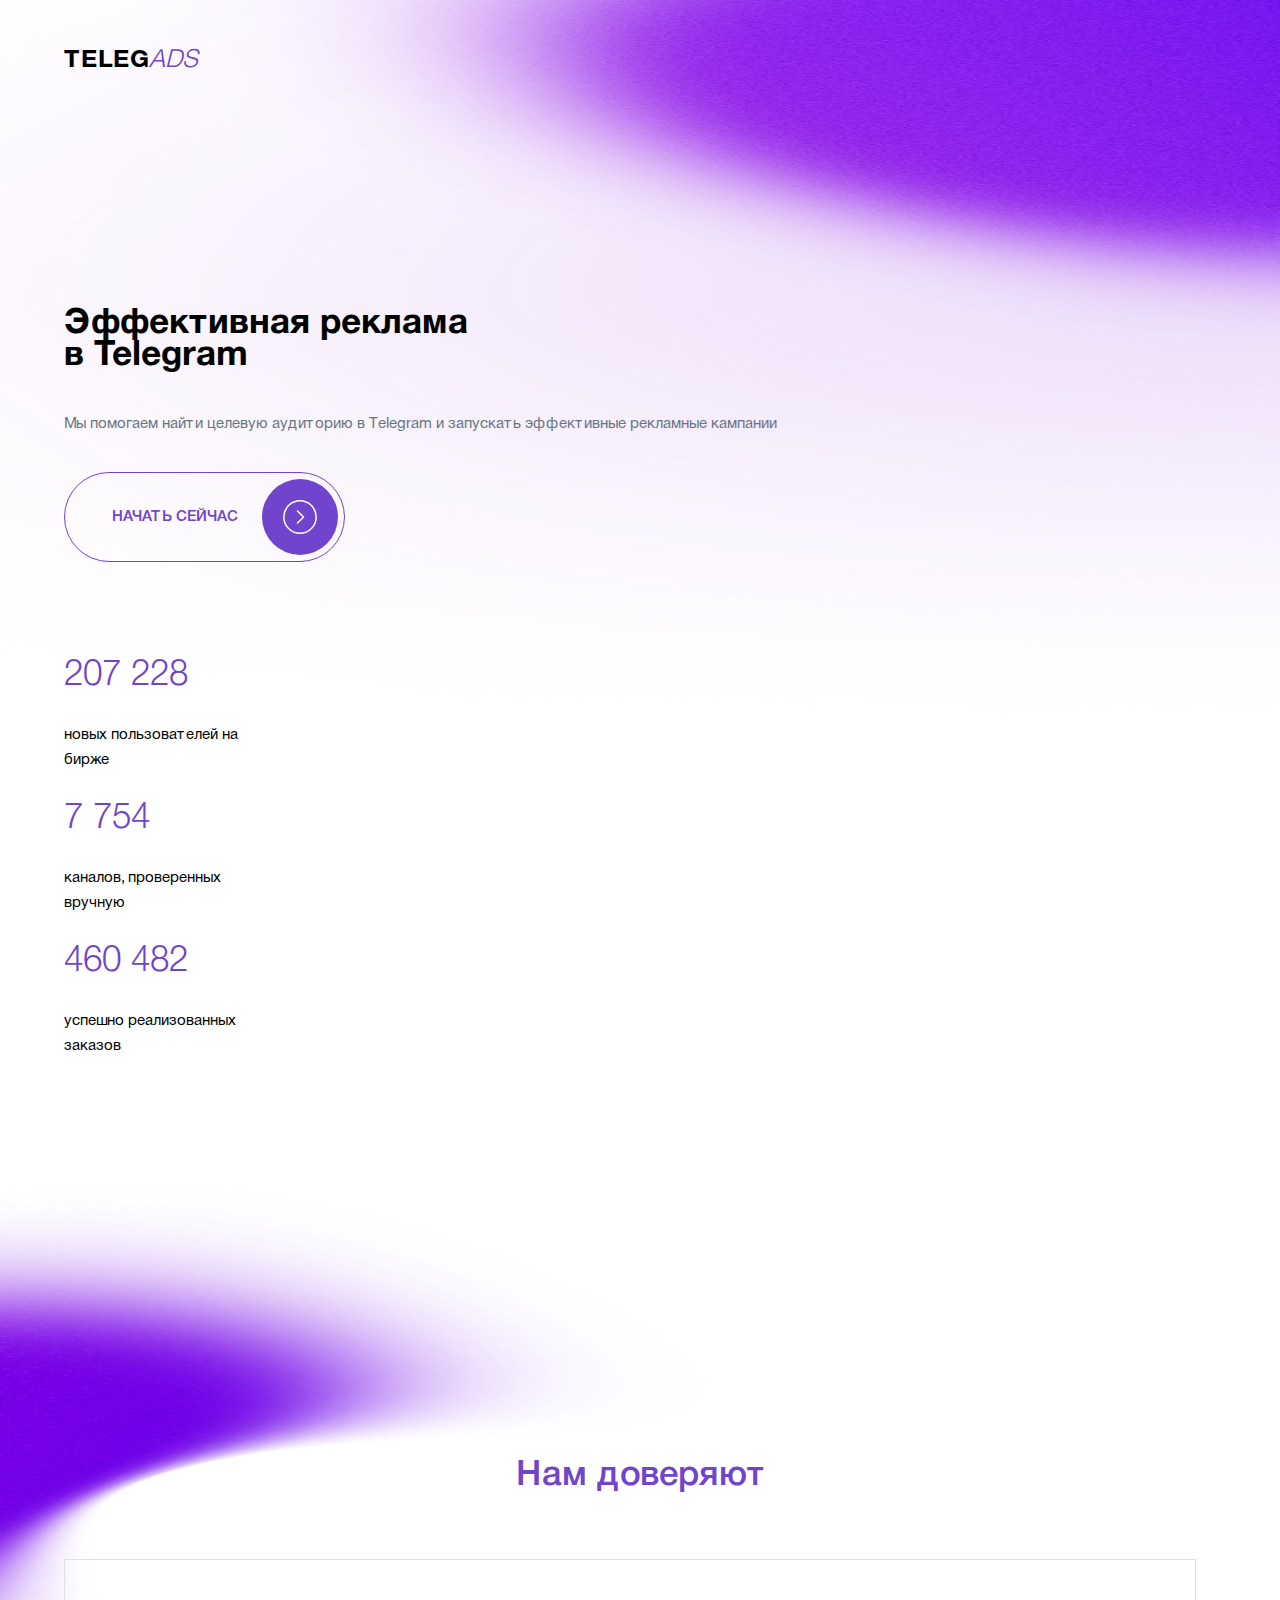
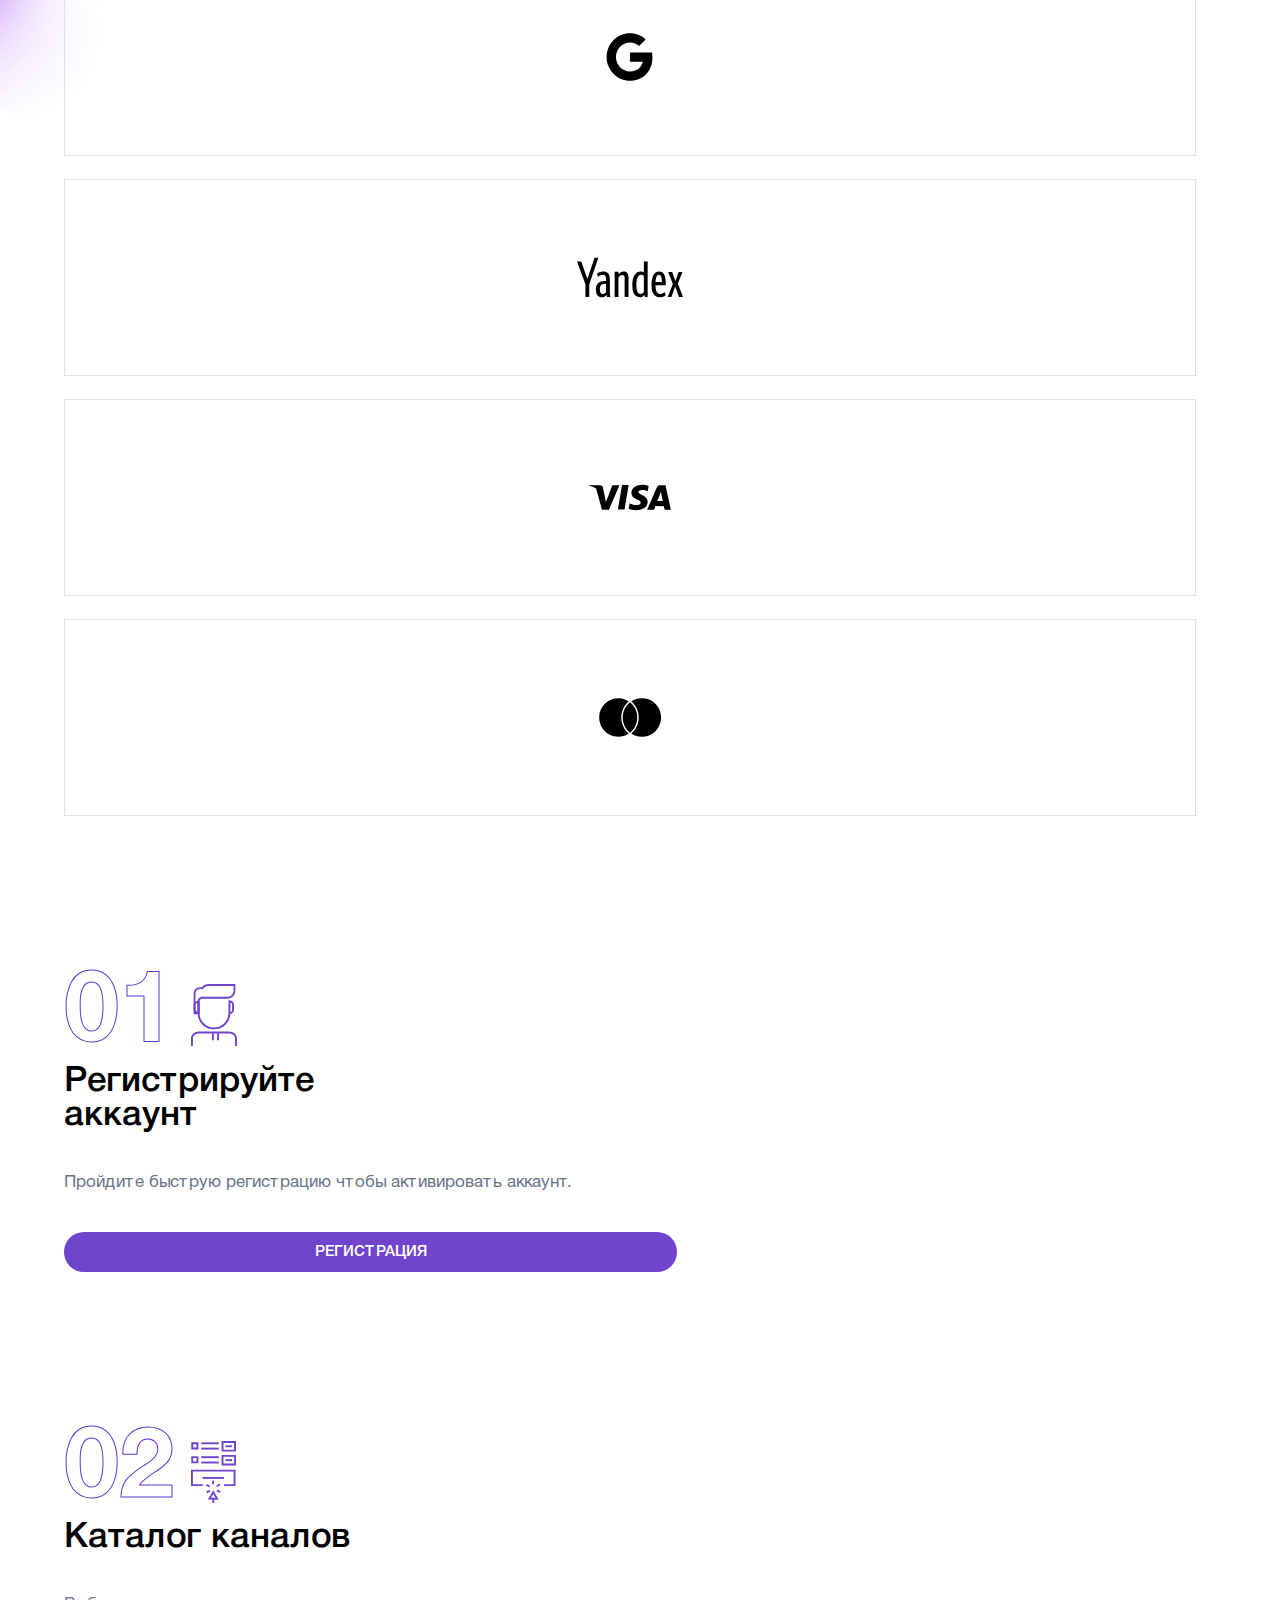
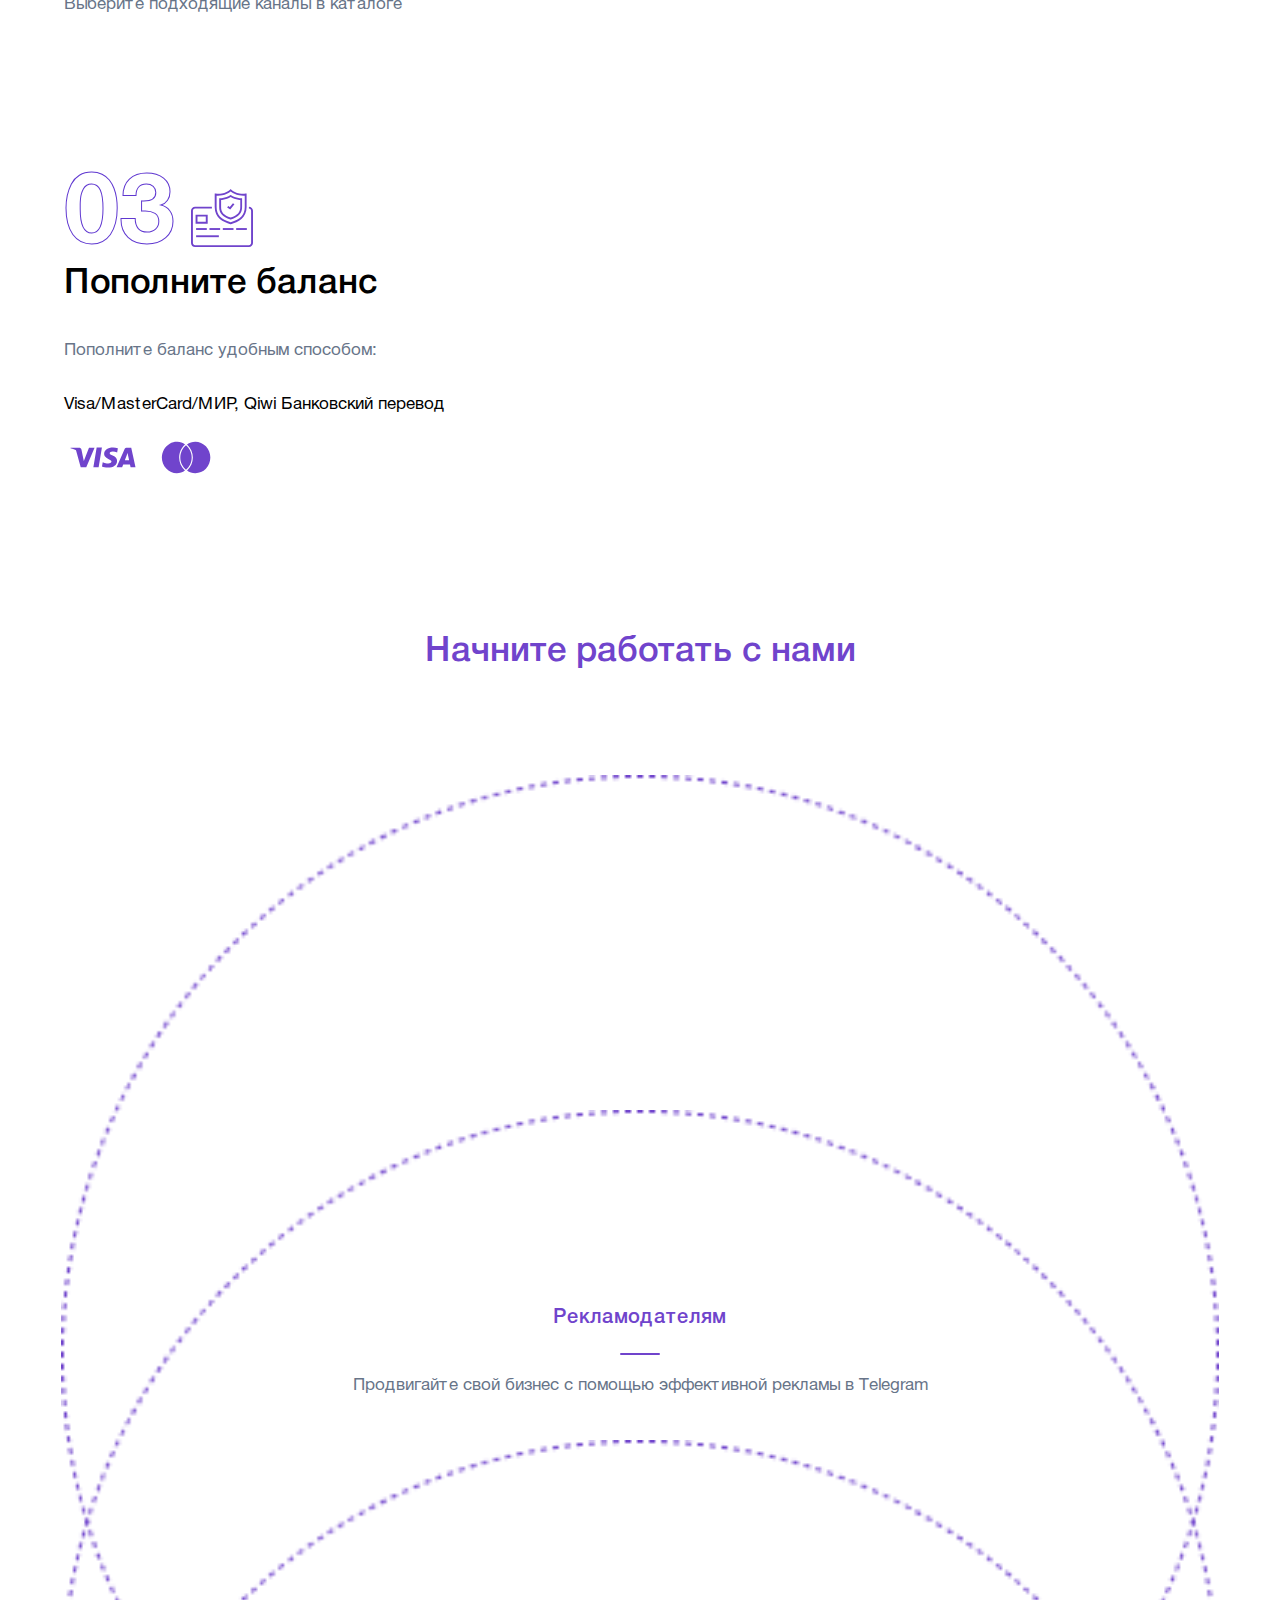
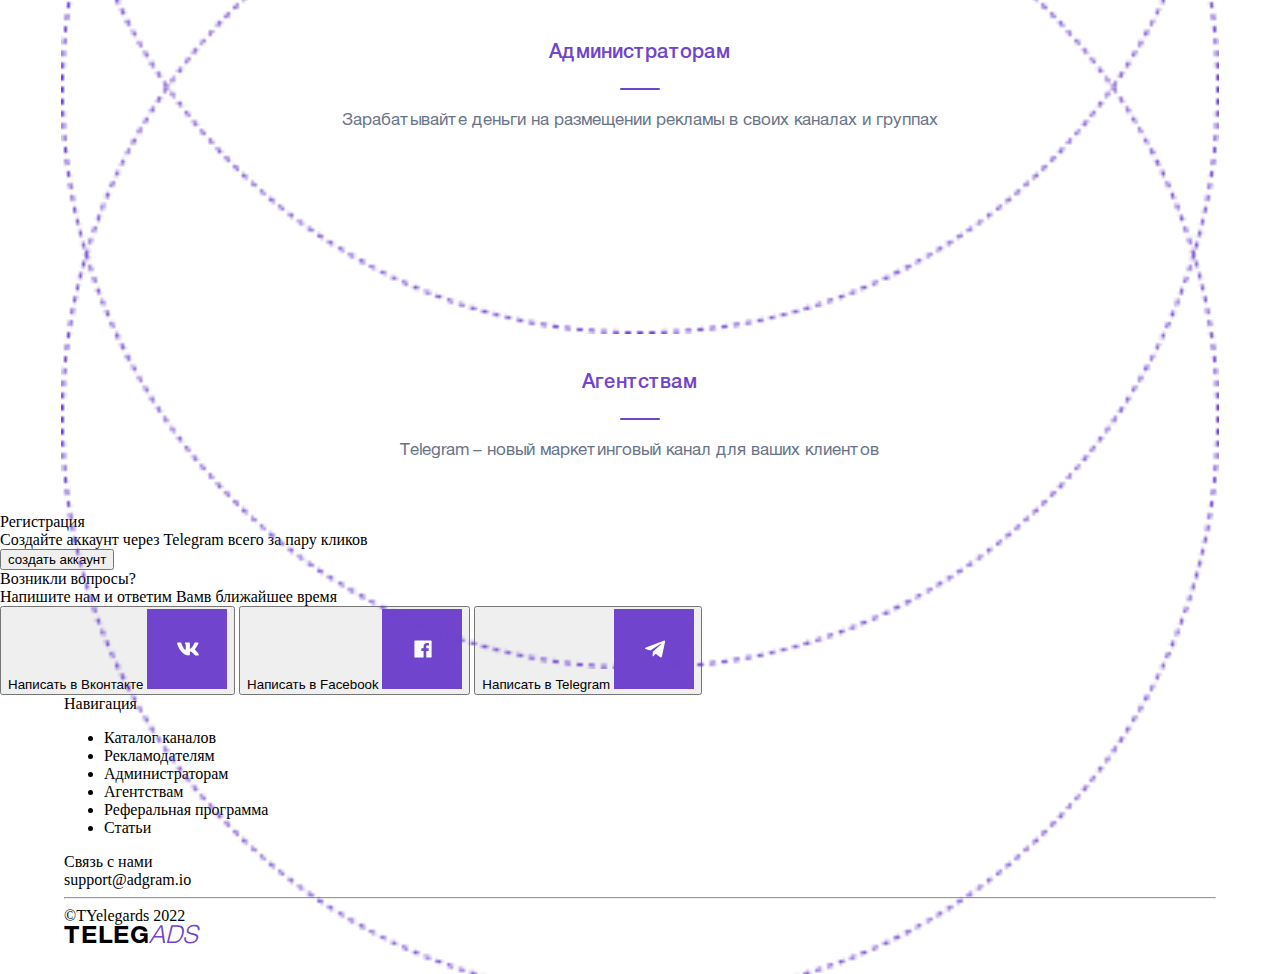
<file: index.html>
<!DOCTYPE html>
<html lang="en">
<head>
    <meta charset="UTF-8">
    <meta name="viewport" content="width=device-width, initial-scale=1.0">
    <meta http-equiv="refresh" content="0; url=src/index.html" />
    <title>Document</title>
</head>
<body>
    
</body>
</html>
</file>
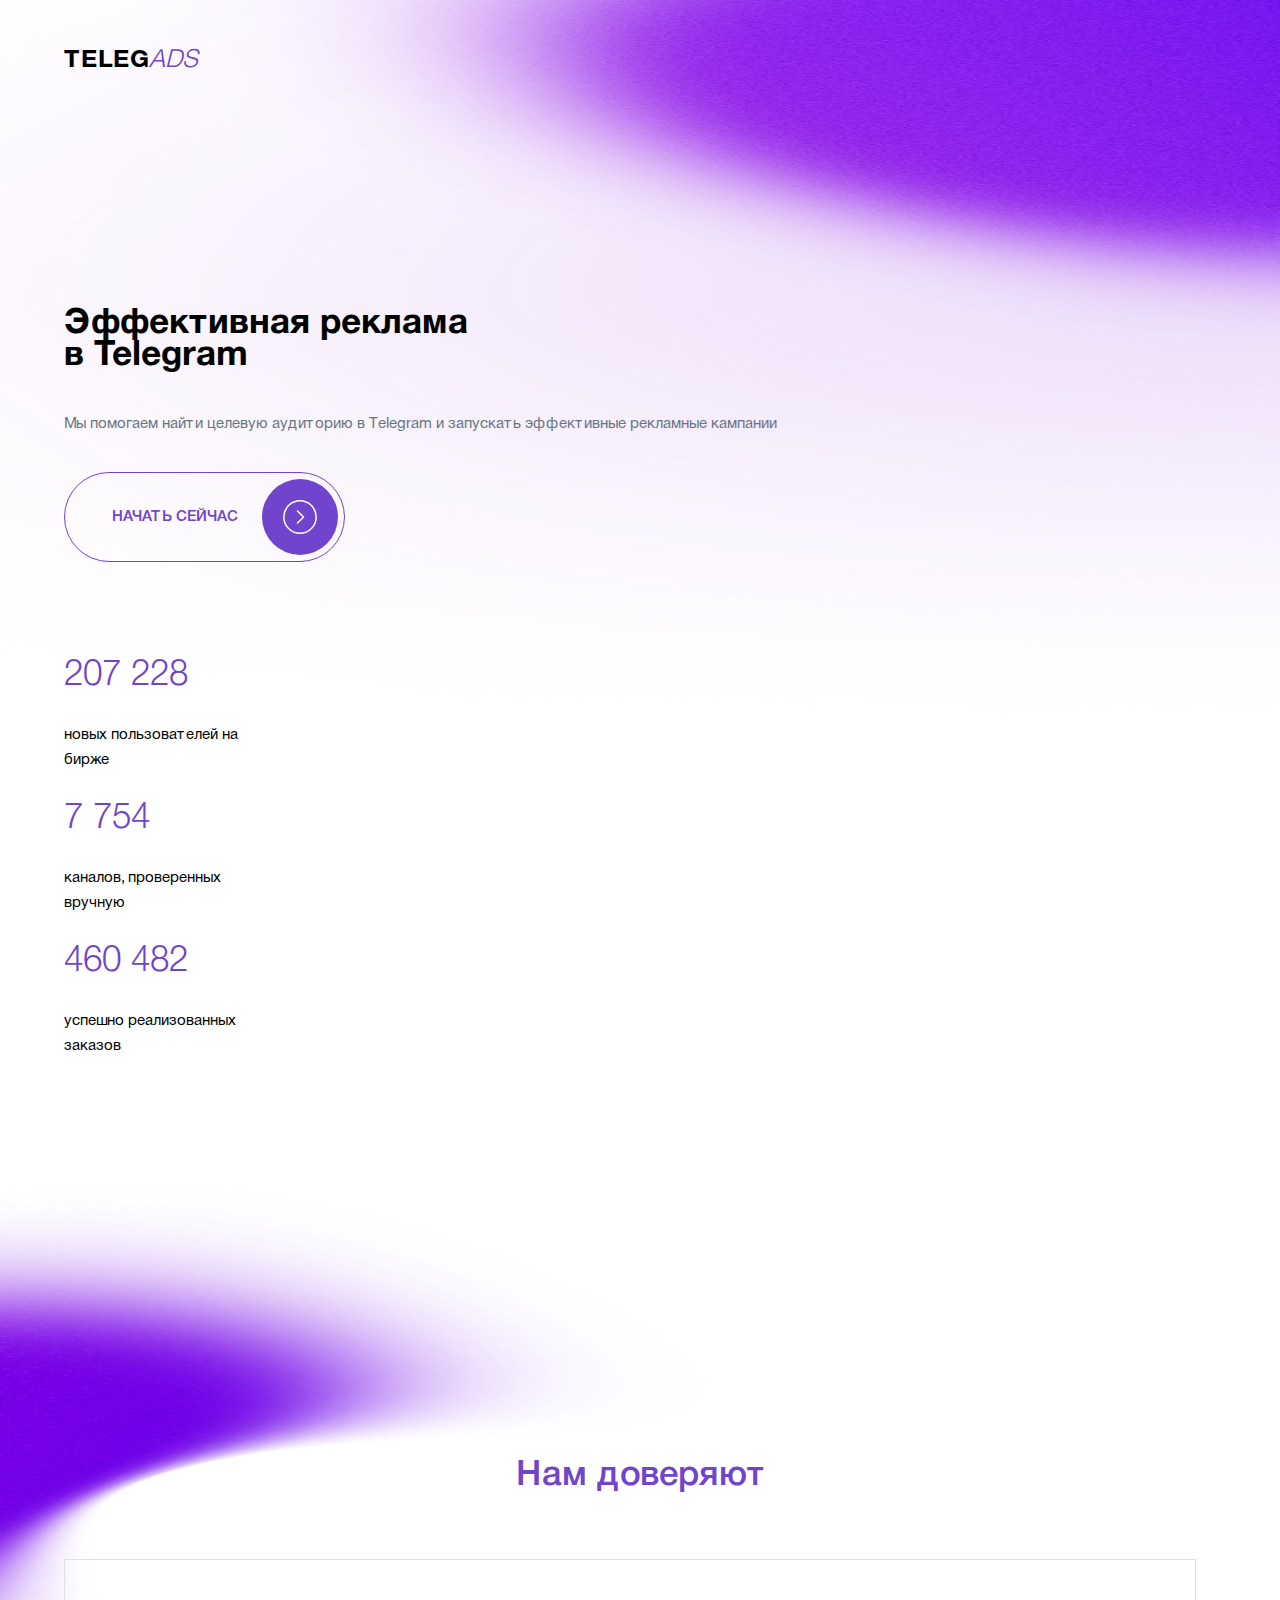
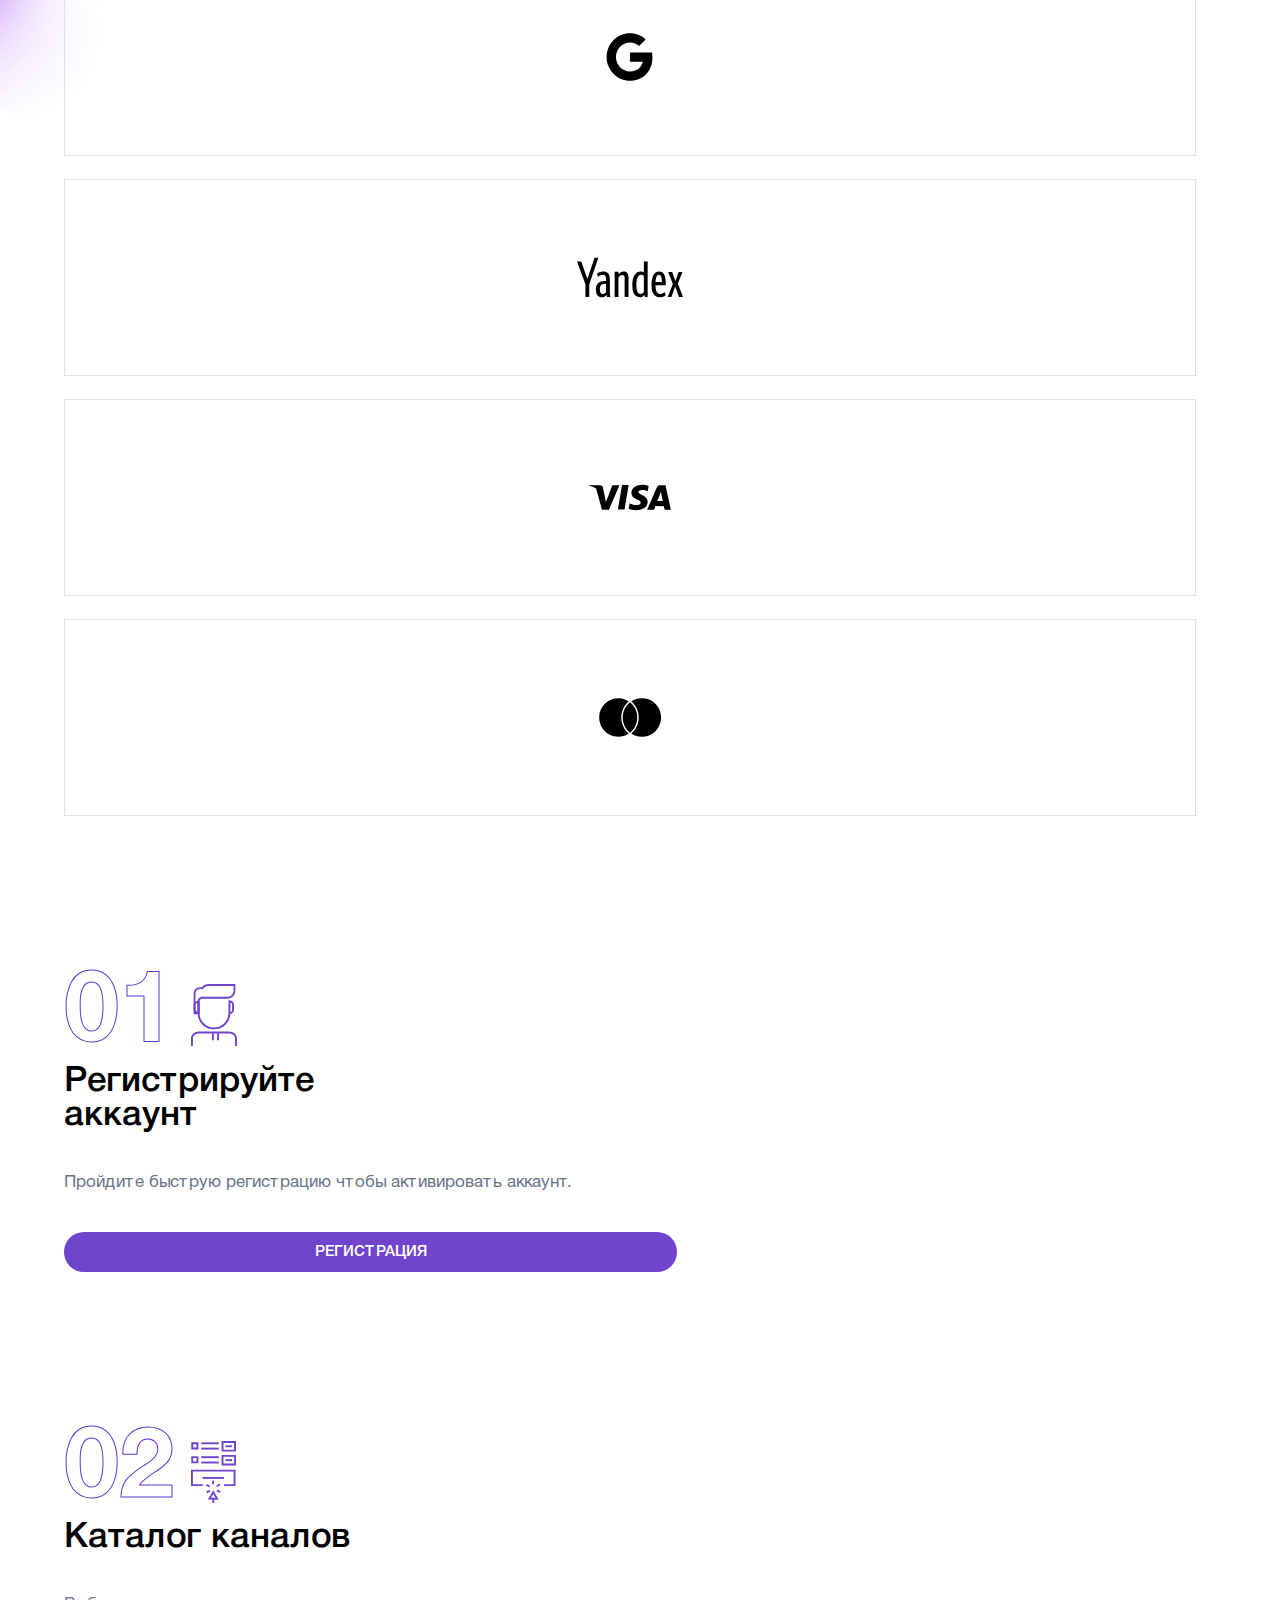
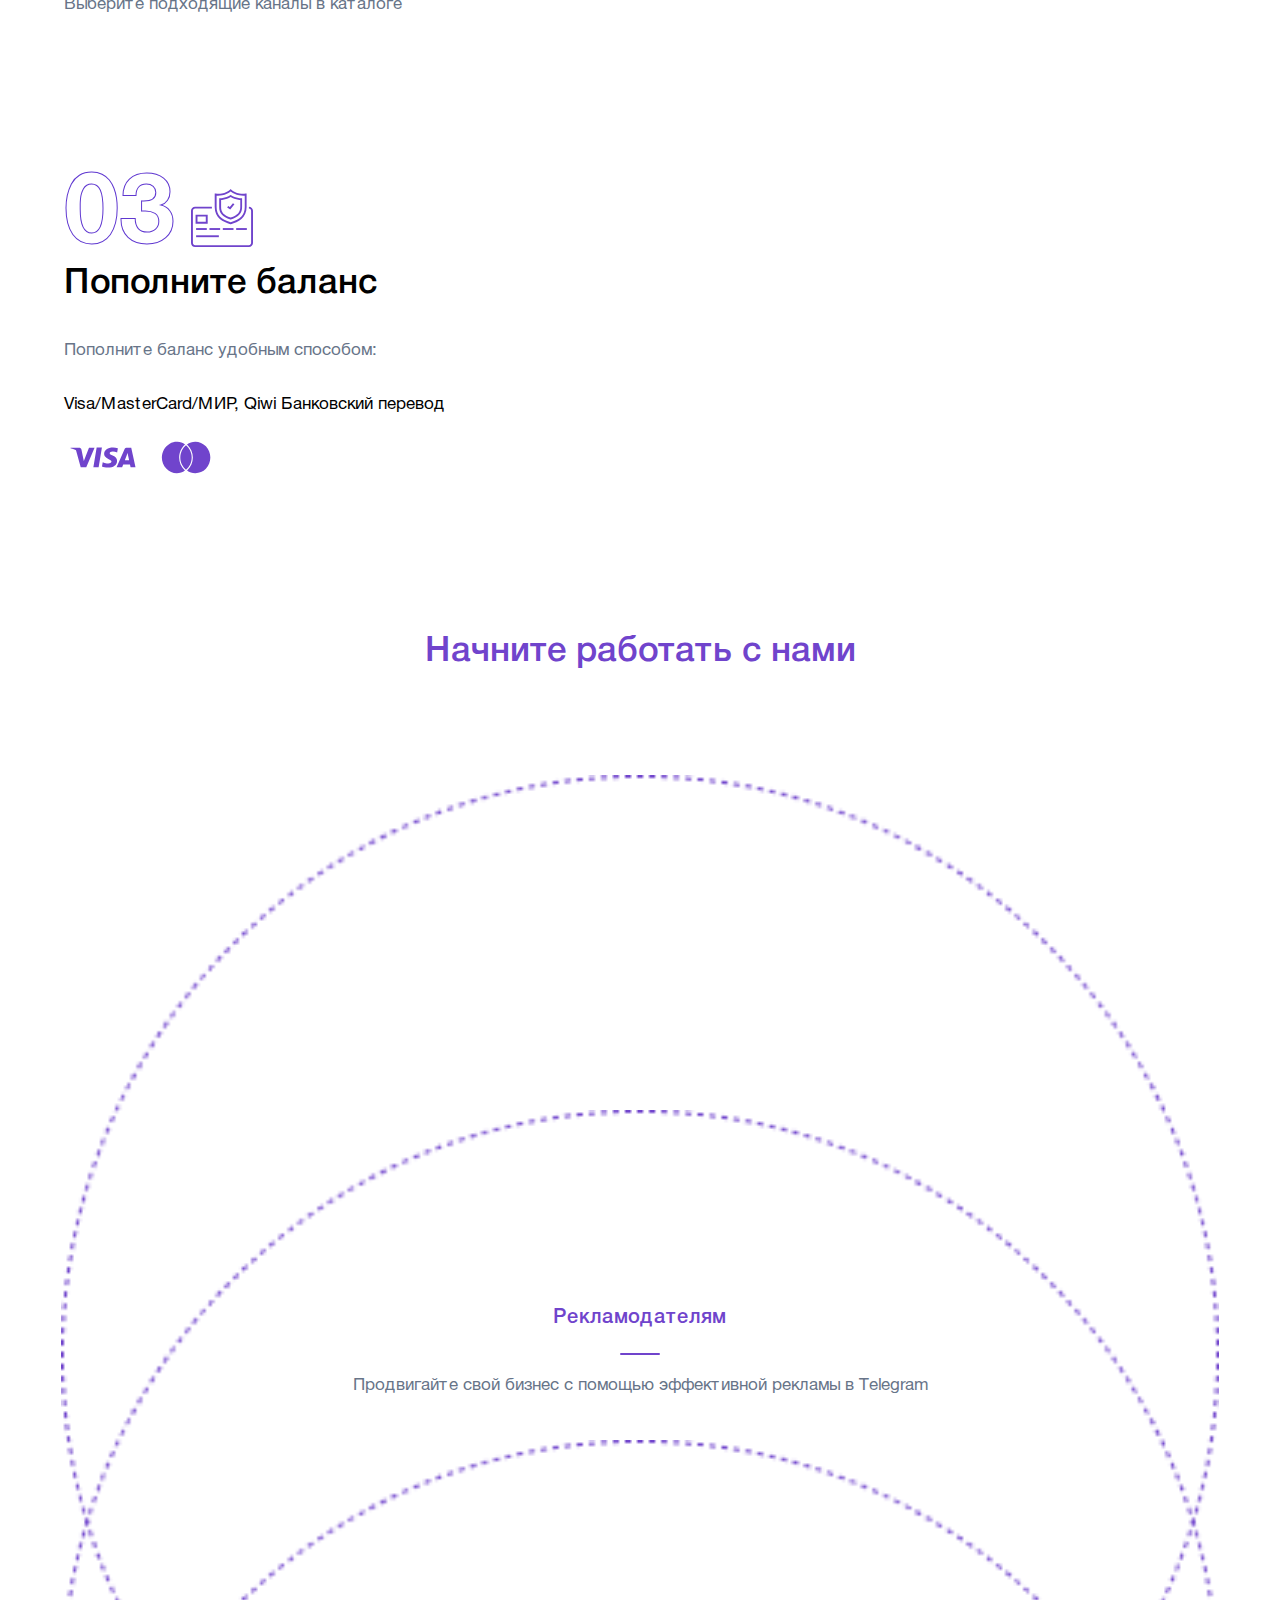
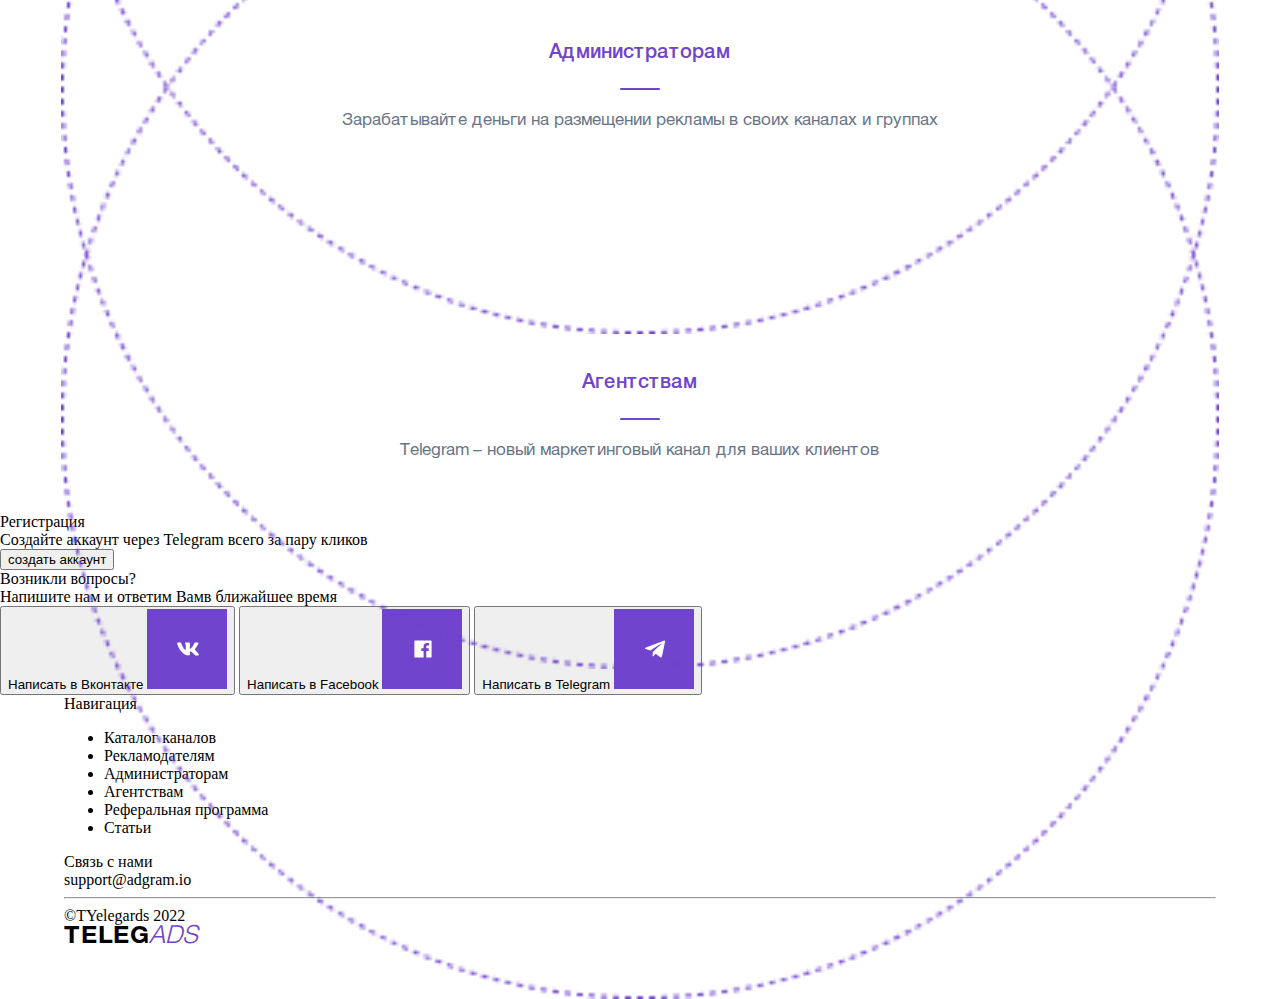
<file: src/index.html>
<!DOCTYPE html>
<html lang="en">
<head>
    <meta charset="UTF-8">
    <meta name="viewport" content="width=device-width, minimum-scale=1.0">
    <title>TelegAds</title>
    <link rel="stylesheet" href="css/styles.css">
    <link rel="stylesheet" href="css/fonts.css">
    <script src="https://code.jquery.com/jquery-3.7.1.min.js"></script>
    <script src="js/script.js"></script>
</head>
<body>
    <header>
        <div class="logo">
            <a href="index.html"><span class="teleg_sign">teleg</span><span class="ads_sign">ads</span></a>
        </div>
        <div class="lang_change">
            <div class="language_list">
                <a href="javascript:void(0)" class="link_lang current" onclick="langList(this)">ru</a>
                <a href="" class="link_lang" onclick="changeLang(this)" style="display: none;">en</a>
            </div>
            <img src="icons/arrow.svg" alt="" class="list_arrow">
        </div>
        <nav>
            <ul>
                <li><a href="">О нас</a></li>
                <li><a href="">Преимущества</a></li>
                <li><a href="">Сервисы</a></li>
                <li><a href="">Контакты</a></li>
            </ul>
        </nav>
        <button class="sign_in">
            <span>вход / регистрация</span>
            <img src="icons/user_add.svg" alt="">
        </button>
        
    </header>

    <section class="main_page">
        <div class="container">
            <h1>Эффективная <span class="header-point">реклама</span> в Telegram</h1>
            <div class="main_subheader">Мы помогаем найти целевую аудиторию в Telegram и запускать эффективные рекламные кампании
            </div>
            <button class="start_now_btn">
                <span class="start_btn_text">начать сейчас</span>
                <img src="icons/start_arrow.svg" alt="">
            </button>
            <div class="stats">
                <div class="stats_item" id="first_stats_item">
                    <div class="stats_header">207 228</div>
                    <div class="stats_subheader">новых пользователей на бирже</div>
                </div>
                <div class="stats_item" id="mid_stats_item">
                    <div class="stats_header">7 754</div>
                    <div class="stats_subheader">каналов, проверенных вручную</div>
                </div>
                <div class="stats_item">
                    <div class="stats_header">460 482</div>
                    <div class="stats_subheader">успешно реализованных заказов</div>
                </div>
            </div>
        </div>
        
    </section>

    <section class="trust">
        <div class="container">
            <div class="trust_header">Нам доверяют</div>
            <div class="trust_wrapper">
                <div class="trust_item"><img src="icons/akar-icons_google-fill.svg" alt=""></div>
                <div class="trust_item"><img src="icons/cib_yandex.svg" alt=""></div>
                <div class="trust_item"><img src="icons/bxl_visa.svg" alt=""></div>
                <div class="trust_item"><img src="icons/bxl_mastercard.svg" alt=""></div>
            </div>
        </div>
    </section>

    <section class="steps">
        <div class="step_item">
            <div class="container">
                <div class="step_head">
                    <div class="step_number">
                        01
                        <img src="icons/step_1.svg" alt="">
                    </div>
                    <div class="step_header">Регистрируйте<br> аккаунт</div>
                </div>
                <div class="step_description">
                    <span style="display: block;">Пройдите быструю регистрацию чтобы активировать аккаунт.</span>
                    <button class="reg_btn">регистрация</button>
                </div>
            </div>
        </div>
        <div class="step_item" id="step-2">
            <div class="container">
                <div class="step_description">
                    Выберите подходящие каналы в каталоге
                </div>
    
                <div class="step_head">
                    <div class="step_number">
                        02
                        <img src="icons/step_2.svg" alt="">
                    </div>
                    <div class="step_header">Каталог каналов</div>
                </div>
            </div>
        </div>
        <div class="step_item">
            <div class="container">
                <div class="step_head">
                    <div class="step_number">
                        03
                        <img src="icons/step_3.svg" alt="">
                    </div>
                    <div class="step_header">Пополните баланс</div>
                </div>
                <div class="step_description">
                    Пополните баланс удобным способом: <br><br>  
                    <span style="color: #000;">Visa/MasterCard/МИР, Qiwi Банковский перевод</span>
                    <div class="banks">
                        <img src="icons/step_visa.svg" alt="" style="width: 78px; height: 79px;">
                        <img src="icons/step_mastercard.svg" alt="" style="width: 58px; height: 61px;">
                    </div>
                </div>
                
            </div>
        </div>
        
    </section>

    <section class="start_working">
        <div class="start_working_header">Начните работать с нами</div>
        <div class="reasons">
            <div class="reason_item" id="first_reason">
                <div class="reason_header">Рекламодателям</div>
                <hr>
                <div class="reason_description">Продвигайте свой бизнес с помощью эффективной рекламы в Telegram</div>
            </div>

            <div class="reason_item" id="second_reason">
                <div class="reason_header">Администраторам</div>
                <hr>
                <div class="reason_description">Зарабатывайте деньги на размещении рекламы в своих каналах и группах</div>
            </div>

            <div class="reason_item" id="third_reason">
                <div class="reason_header">Агентствам</div>
                <hr>
                <div class="reason_description">Telegram – новый маркетинговый канал для ваших клиентов</div>
            </div>
        </div>
    </section>

    <section class="registration">
        <div class="reg_header">
            Регистрация
        </div>
        <div class="reg_description">
            <span style="display: block;">Создайте аккаунт через Telegram всего за пару кликов</span>
            <button class="create_acc_btn">создать аккаунт</button>
        </div>
    </section>

    <section class="questions">
        <div class="q_wrapper">
            <div class="q_text">
                <div class="q_header">Возникли вопросы?</div>
                <div class="q_subheader">Напишите нам и ответим Вамв ближайшее время</div>
            </div>
            <div class="q_contacts">
                <a href="https://vk.com">
                    <button class="q_contacts_item">
                        Написать в Вконтакте
                        <img src="icons/vk_icon.svg" alt="">
                    </button>
                </a>

                <a href="https://facebook.com">
                    <button class="q_contacts_item">
                        Написать в Facebook
                        <img src="icons/facebook_icon.svg" alt="">
                    </button>
                </a>

                <a href="https://telegram.org">
                    <button class="q_contacts_item">
                        Написать в Telegram
                        <img src="icons/telegram_icon.svg" alt="">
                    </button>
                </a>
            </div>
        </div>
    </section>

    <footer>
        <div class="container">
            <div class="foot_wrapper_first">
                <nav>
                    <div class="foot_nav_header">Навигация</div>
                    <ul>
                        <li><a href="">Каталог каналов</a></li>
                        <li><a href="">Рекламодателям</a></li>
                        <li><a href="">Администраторам</a></li>
                        <li><a href="">Агентствам</a></li>
                        <li><a href="">Реферальная программа</a></li>
                        <li><a href="">Статьи</a></li>
                    </ul>
                </nav>
                <div class="foot_contact">
                    <div class="foot_contact_header">Связь с нами</div>
                    <a href="" class="foot_contact_text">support@adgram.io</a>
                </div>
            </div>
            <hr>
            <div class="foot_wrapper_second">
                <div class="company_name">©TYelegards 2022</div>
                <div class="logo">
                    <a href="index.html"><span class="teleg_sign">teleg</span><span class="ads_sign">ads</span></a>
                </div>
            </div>
        </div>
    </footer>
</body>
</html>
</file>
<file: src/css/styles.css>
body, html{
    margin: 0;
    padding: 0;
    overscroll-behavior: none;
    width: 100%;
}


*{
    box-sizing:border-box;
}

html{
    overflow-x: hidden;
    background: url("../img/mobile_bg.png") no-repeat;
    background-size: 100% 30%;
    /* background-position: top center; */
    max-width: 100%;
}

a{
    text-decoration: none;
    color: inherit;
}

header{
    display: flex;
    padding-top: 49px;
    padding-left: 5vw;
    align-items: center;
    gap: 0px;
}

header nav, .sign_in, .lang_change{
    display: none;
}

.teleg_sign{
    color: #000;
    font-family: HelveticaNeueCyr;
    font-size: 25px;
    font-style: normal;
    font-weight: 700;
    line-height: 99%; /* 24.75px */
    text-transform: uppercase;
}

.ads_sign{
    color: #7044CC;
    font-family: HelveticaNeueCyr;
    font-size: 25px;
    font-style: italic;
    font-weight: 300;
    line-height: 99%; /* 24.75px */
    text-transform: uppercase;
}

.main_page{
    padding-top: 235px;
}

h1{
    color: #000;
    font-family: HelveticaNeueCyr;
    font-size: 35px;
    font-style: normal;
    font-weight: 700;
    line-height: 91.5%; /* 77.775px */
    padding: 0;
    margin: 0;
    width: 61.8421vw;
}

.header-point::after{
    content: "\A"; /* Символ переноса строки */
    white-space: pre;
}

.container{
    padding: 0 5vw;
}

.main_subheader{
    padding-top: 40px;
    color: #677488;
    font-family: HelveticaNeueCyr;
    font-size: 15px;
    font-style: normal;
    font-weight: 400;
    line-height: 160%; /* 27.2px */
    width: 90.2632vw;
}

.start_now_btn{
    border-radius: 125px;
    border: 1px solid #7044CC;
    width: 281px;
    height: 90px;
    flex-shrink: 0;
    margin-top: 36px;
    background: none;
    display: flex;
    align-items: center;
    justify-content: space-between;
    padding-left: 47px;
    cursor: pointer;
    transition: all 0.4s ease;
}

.start_btn_text{
    color: #7044CC;
    font-family: HelveticaNeueCyr;
    font-size: 15px;
    font-style: normal;
    font-weight: 550;
    line-height: 231.5%; /* 34.725px */
    text-transform: uppercase;
}

.stats_header{
    color: #7044CC;
    font-family: HelveticaNeueCyr;
    font-size: 35px;
    font-style: normal;
    font-weight: 300;
    line-height: 123.836%; /* 68.11px */
    padding-top: 25px;
}

.stats_subheader{
    color: #000;
    font-family: HelveticaNeueCyr;
    font-size: 15px;
    font-style: normal;
    font-weight: 400;
    line-height: 166.9%; /* 30.042px */
    width: 199px;
    padding-top: 25px;
}

#first_stats_item{
    padding-top: 68px;
}

.trust{
    padding-top: 400px;
}

.trust_header{
    color: #7044CC;
    text-align: center;
    font-family: HelveticaNeueCyr;
    font-size: 35px;
    font-style: normal;
    font-weight: 550;
    line-height: 99%; /* 54.45px */
}

.trust_wrapper{
    display: flex;
    flex-direction: column;
    padding-top: 65px;
    gap: 23px;
}

.trust_item{
    display: flex;
    width: 88.4211vw;
    height: 197px;
    flex-shrink: 0;
    align-items: center;
    justify-content: center;
    border: 1px solid #E1E1E1;
}

.step_number{
    display: flex;
    align-items: center;
    gap: 15px;
    -webkit-text-stroke-width: 1px;
    -webkit-text-stroke-color: #5F37D0;
    color: transparent;
    font-family: HelveticaNeueCyr;
    font-size: 100px;
    font-style: normal;
    font-weight: 700;
    line-height: 99%; /* 99px */
}

.step_header{
    color: #000;
    font-family: HelveticaNeueCyr;
    font-size: 35px;
    font-style: normal;
    font-weight: 550;
    line-height: 99%; /* 34.65px */
}

.step_description{
    color: #677488;
    font-family: HelveticaNeueCyr;
    font-size: 17px;
    font-style: normal;
    font-weight: 400;
    line-height: 160%; /* 27.2px */
    padding-top: 35px;
}

.reg_btn{
    border-radius: 100px;
    background: #7044CC;
    width: 47.8947vw;
    height: 40px;
    flex-shrink: 0;
    color: #FFF;
    font-family: HelveticaNeueCyr;
    font-size: 15px;
    font-style: normal;
    font-weight: 550;
    line-height: 231.5%; /* 34.725px */
    text-transform: uppercase;
    border-style: none;
    margin-top: 36px;
    cursor: pointer;
    transition: all 0.3s ease;
}

.step_item{
    padding-top: 150px;
}

#step-2 >.container{
    display: flex;
    flex-direction: column-reverse;
}

.banks{
    display: flex;
    gap: 15px;
    align-items: center;
    justify-content: start;
}

.start_working{
    padding-top: 138px;
}

.start_working_header{
    color: #7044CC;
    text-align: center;
    font-family: HelveticaNeueCyr;
    font-size: 35px;
    font-style: normal;
    font-weight: 550;
    line-height: 99%; /* 54.45px */
    max-width: 75.7895vw;
    padding: 0 70px;
    margin: 0 auto; 
}

.reasons{
    display: flex;
    flex-wrap: wrap;
    gap: 10vw;
    justify-content: center;
    row-gap: 180px;
    padding-top: 105px;
    position: relative;
    margin-bottom: 179px;
    min-height: 1000px;
}

.reason_item{
    display: flex;
    flex-direction: column;
    align-items: center;
    justify-content: center;
    width: 90.5263vw;
    height: 90.5263vw;
    background-image: url('../img/eclipse.png');
    background-position: center;
    background-size: cover;
}

.reason_header{
    color: #7044CC;
    text-align: center;
    font-family: HelveticaNeueCyr;
    font-size: 20px;
    font-style: normal;
    font-weight: 550;
    line-height: 99%; /* 19.8px */
}

.reason_description{
    color: #677488;
    text-align: center;
    font-family: HelveticaNeueCyr;
    font-size: 17px;
    font-style: normal;
    font-weight: 400;
    line-height: 160%; /* 27.2px */
    width: 69vw;
}

.reasons hr{
    margin: 0 auto;
    width: 40px;
    height: 2px;
    background-color: #7044CC;
    border-radius: 10px;
    border-style: none;
    margin-top: 24px;
    margin-bottom: 17px;
}

#second_reason{
    position: absolute;
    top: 440px;
}

#third_reason{
    position: absolute;
    top: 770px;
}

@media (min-width: 1400px) {
    body, html{
        margin: 0;
        padding: 0;
        overscroll-behavior: none;
    }
    
    *{
        box-sizing:border-box;
    }
    
    html{
        background: url("../img/bg.png") no-repeat;
    }
    
    a{
        text-decoration: none;
        color: inherit;
    }
    
    header{
        display: flex;
        padding-top: 49px;
        padding-left: 5vw;
        align-items: center;
        gap: 0px;
    }
    
    header nav{
        display: block;
    }

    header nav ul{
        display: flex;
        gap: 3.313vw;
        list-style-type: none;
        padding-left: 8.313vw;
    }
    
    header nav ul a{
        transition: all 0.3s ease;
        display: block;
    }
    
    header nav ul a:hover{
        transform: translateY(-15%);
    }
    
    .sign_in{
        margin-left: 16.875vw;
        border-radius: 100px;
        background: #7044CC;
        width: 302px;
        height: 74px;
        flex-shrink: 0;
        color: #FFF;
        font-family: HelveticaNeueCyr;
        font-size: 15px;
        font-style: normal;
        font-weight: 550;
        line-height: 231.5%; /* 34.725px */
        text-transform: uppercase;
        border-style: none;
        display: flex;
        align-items: center;
        justify-content: center;
        gap: 14px;
        cursor: pointer;
        transition: all 0.3s ease;
    }
    
    .sign_in:hover{
        background: #7D4CE6;
        transform: translateY(-3px);
        box-shadow: 0 10px 20px rgba(112, 68, 204, 0.3);
    }
    
    .list_arrow{
        transition: all 0.3s ease;
    }
    
    .arrow_rotate{
        transform: rotate(180deg);
    }
    
    .lang_change{
        padding-left: 4.76vw;
        color: #650DF0;
        font-family: HelveticaNeueCyr;
        font-size: 17px;
        font-style: normal;
        font-weight: 550;
        line-height: 160%; /* 27.2px */
        text-transform: uppercase;
        display: flex;
        align-items: center;
        gap: 3px;
    }
    
    .lang_change a{
        display: block;
    }
    
    .link_lang, .link_lang .current{
        text-decoration: none;
        color: inherit;
    }
    
    .link_lang{
        display: none;
    }
    
    .teleg_sign{
        color: #000;
        font-family: HelveticaNeueCyr;
        font-size: 25px;
        font-style: normal;
        font-weight: 700;
        line-height: 99%; /* 24.75px */
        text-transform: uppercase;
    }
    
    .ads_sign{
        color: #7044CC;
        font-family: HelveticaNeueCyr;
        font-size: 25px;
        font-style: italic;
        font-weight: 300;
        line-height: 99%; /* 24.75px */
        text-transform: uppercase;
    }
    
    nav ul li{
        color: #000;
        font-family: HelveticaNeueCyr;
        font-size: 17px;
        font-style: normal;
        font-weight: 550;
        line-height: 160%; /* 27.2px */
    }
    
    .container{
        padding: 0 18vw;
    }
    
    .main_page{
        padding-top: 71px;
    }
    
    h1{
        color: #000;
        font-family: HelveticaNeueCyr;
        font-size: 85px;
        font-style: normal;
        font-weight: 700;
        line-height: 91.5%; /* 77.775px */
        padding: 0;
        margin: 0;
        width: 45.1875vw;
    }
    
    .main_subheader{
        padding-top: 17px;
        color: #677488;
        font-family: HelveticaNeueCyr;
        font-size: 17px;
        font-style: normal;
        font-weight: 400;
        line-height: 160%; /* 27.2px */
        width: 35.3125vw;
    }
    
    .start_now_btn{
        border-radius: 125px;
        border: 1px solid #7044CC;
        width: 281px;
        height: 90px;
        flex-shrink: 0;
        margin-top: 41px;
        background: none;
        display: flex;
        align-items: center;
        justify-content: space-between;
        padding-left: 47px;
        cursor: pointer;
        transition: all 0.4s ease;
    }
    
    .start_now_btn:hover {
        background: #7044CC;
    }
    
    .start_now_btn:hover .start_btn_text {
        color: white;
    }
    
    .start_btn_text{
        color: #7044CC;
        font-family: HelveticaNeueCyr;
        font-size: 15px;
        font-style: normal;
        font-weight: 550;
        line-height: 231.5%; /* 34.725px */
        text-transform: uppercase;
    }
    
    .stats{
        display: flex;
        padding-top: 93px;
    }
    
    .stats_item{
        min-width: 20vw;
        min-height: 267px;
        flex-shrink: 0;
        padding-left: 4.18vw;
    }
    
    .stats_header{
        color: #7044CC;
        font-family: HelveticaNeueCyr;
        font-size: 55px;
        font-style: normal;
        font-weight: 300;
        line-height: 123.836%; /* 68.11px */
        padding-top: 34px;
    }
    
    .stats_subheader{
        color: #000;
        font-family: HelveticaNeueCyr;
        font-size: 18px;
        font-style: normal;
        font-weight: 400;
        line-height: 166.9%; /* 30.042px */
    }
    
    #mid_stats_item{
        background: #7044CC;
    }
    
    #mid_stats_item .stats_header, #mid_stats_item .stats_subheader{
        color:#FFF;
    }
    
    #first_stats_item{
        padding-left: 0;
        padding-top: 0;
    }
    
    .trust{
        padding-top: 110px;
    }
    
    .trust_wrapper{
        display: flex;
        flex-direction: row;
        gap: 0.8vw;
        padding-top: 74px;
    }
    
    .trust_item{
        display: flex;
        width: 15vw;
        height: 143px;
        flex-shrink: 0;
        align-items: center;
        justify-content: center;
        border: 1px solid #E1E1E1;
    }
    
    .trust_header{
        color: #7044CC;
        text-align: center;
        font-family: HelveticaNeueCyr;
        font-size: 55px;
        font-style: normal;
        font-weight: 550;
        line-height: 99%; /* 54.45px */
    }
    
    .steps{
        /* padding-top: 96px; */
    }
    
    .step_item{
        padding-top: 0;
        min-height: 369px;
    }
    
    .step_item > .container{
        display: flex;
        justify-content: space-between;
        min-height: 369px;
        padding-top: 79px;
    }

    #step-2{
        padding-top: 0;
    }

    #step-2 > .container{
        background: #F6F6F6;
        flex-direction: row;
    }
    
    .step_number{
        display: flex;
        align-items: center;
        gap: 15px;
        -webkit-text-stroke-width: 1px;
        -webkit-text-stroke-color: #5F37D0;
        color: transparent;
        font-family: HelveticaNeueCyr;
        font-size: 100px;
        font-style: normal;
        font-weight: 700;
        line-height: 99%; /* 99px */
    }
    
    .step_header{
        color: #000;
        font-family: HelveticaNeueCyr;
        font-size: 35px;
        font-style: normal;
        font-weight: 550;
        line-height: 99%; /* 34.65px */
    }
    
    .step_description{
        color: #677488;
        font-family: HelveticaNeueCyr;
        font-size: 17px;
        font-style: normal;
        font-weight: 400;
        line-height: 160%; /* 27.2px */
        width: 28.1250vw;
    }
    
    .reg_btn{
        border-radius: 100px;
        background: #7044CC;
        width: 11.4vw;
        height: 40px;
        flex-shrink: 0;
        color: #FFF;
        font-family: HelveticaNeueCyr;
        font-size: 15px;
        font-style: normal;
        font-weight: 550;
        line-height: 231.5%; /* 34.725px */
        text-transform: uppercase;
        border-style: none;
        margin-top: 36px;
        cursor: pointer;
        transition: all 0.3s ease;
    }
    
    .reg_btn:hover{
        background: #7D4CE6;
        transform: translateY(-3px);
        box-shadow: 0 10px 20px rgba(112, 68, 204, 0.3);
    }
    
    .banks{
        display: flex;
        gap: 15px;
        align-items: center;
        justify-content: start;
    }
    
    .start_working{
        padding-top: 47px;
    }
    
    .start_working_header{
        color: #7044CC;
        text-align: center;
        font-family: HelveticaNeueCyr;
        font-size: 55px;
        font-style: normal;
        font-weight: 550;
        line-height: 99%; /* 54.45px */
        width: 33vw;
        padding: 0;
    }
    
    .reasons{
        display: flex;
        flex-wrap: wrap;
        gap: 10vw;
        justify-content: center;
        padding: 0 25vw;
        row-gap: 180px;
        padding-top: 100px;
        position: relative;
        margin-bottom: 304px;
        min-height: 640px;
    }
    
    .reason_item{
        display: flex;
        flex-direction: column;
        align-items: center;
        justify-content: center;
        width: 24vw;
        height: 24vw;
        background-image: url('../img/eclipse.png');
        background-position: center;
        background-size: cover;
    }
    
    .reason_header{
        color: #7044CC;
        text-align: center;
        font-family: HelveticaNeueCyr;
        font-size: 20px;
        font-style: normal;
        font-weight: 550;
        line-height: 99%; /* 19.8px */
    }
    
    .reason_description{
        color: #677488;
        text-align: center;
        font-family: HelveticaNeueCyr;
        font-size: 17px;
        font-style: normal;
        font-weight: 400;
        line-height: 160%; /* 27.2px */
        width: 16.5vw;
    }
    
    #first_reason{
        position: absolute;
        left: 26.5vw;
        
    }

    #second_reason{
        position: absolute;
        top: auto;
        right: 26.5vw;
        
    }

    #third_reason{
        position: absolute;
        top: 380px;
        
    }

    .reasons hr{
        margin: 0 auto;
        width: 40px;
        height: 2px;
        background-color: #7044CC;
        border-radius: 10px;
        border-style: none;
        margin-top: 24px;
        margin-bottom: 17px;
    }
    
    .circles_img{
        position: absolute;
        left: 50%;
        transform: translate(-50%);
        top: 105px;
    }
    
    .registration{
        padding-left: 19.375vw;
        padding-top: 137px;
        display: flex;
        gap: 12vw;
        background: url('../img/reg_bg.jpg');
    }
    
    .reg_header{
        color: #FFF;
        text-align: center;
        font-family: HelveticaNeueCyr;
        font-size: 55px;
        font-style: normal;
        font-weight: 550;
        line-height: 99%; /* 54.45px */
    }
    
    .reg_description{
        color: #FFF;
        font-family: HelveticaNeueCyr;
        font-size: 17px;
        font-style: normal;
        font-weight: 400;
        line-height: 160%; /* 27.2px */
    }
    
    .create_acc_btn{
        margin-top: 36px;
        margin-bottom: 100px;
        width: 12.75vw;
        height: 40px;
        flex-shrink: 0;
        border-radius: 100px;
        background: rgba(255, 255, 255, 0.30);
        color: #FFF;
        font-family: HelveticaNeueCyr;
        font-size: 15px;
        font-style: normal;
        font-weight: 550;
        line-height: 231.5%; /* 34.725px */
        text-transform: uppercase;
        border-style: none;
        transition: all 0.4s ease;
        cursor: pointer;
    }
    
    .create_acc_btn:hover {
        background: rgba(255, 255, 255, 0.50);
        box-shadow: 0 0 15px rgba(255, 255, 255, 0.40);
    }
    
    .questions{
        padding-top: 89px;
        padding-left: 6vw;
    }
    
    .q_wrapper{
        display: flex;
    }
    
    .q_text{
        width: 44.5vw;
        height: 626px;
        flex-shrink: 0;
        padding-left: 13.5625vw;
        padding-top: 202px;
        background: url('../img/q_header_bg.jpg');
    }
    
    .q_header{
        color: var(--color-5, #FFF);
        font-family: HelveticaNeueCyr;
        font-size: 55px;
        font-style: normal;
        font-weight: 550;
        line-height: 62px; /* 112.727% */
    }
    
    .q_subheader{
        padding-top: 30px;
        color: #FFF;
        font-family: "Gotham Pro";
        font-size: 18px;
        font-style: normal;
        font-weight: 400;
        line-height: 34px; /* 188.889% */
    }
    
    .q_contacts{
        width: 44.5vw;
        padding-left: 8vw;
        display: flex;
        flex-direction: column;
        background-color: var(--color-6, #EEF4FD);
        padding-top: 155px;
        gap: 18px;
    }
    
    .q_contacts_item{
        display: flex;
        width: 29.3125vw;
        height: 99px;
        flex-shrink: 0;
        background: none;
        border: 1px solid #A5A5A5;
        padding-left: 6.875vw;
        align-items: center;
        justify-content: space-between;
        color: #000;
        text-align: center;
        font-family: Montserrat;
        font-size: 14px;
        font-style: normal;
        font-weight: 700;
        line-height: 34px; /* 242.857% */
        text-transform: uppercase;
        cursor: pointer; 
    }
    
    .q_contacts a{
        width: 29.3125vw;
    }
    
    footer{
        padding-top: 194px;
    }
    
    footer >.container{
        padding-left: 19.5625vw;
        padding-right: 19.3125vw;
    }
    
    .foot_wrapper_first{
        display: flex;
        gap: 22vw;
        margin-bottom: 50px;
    }
    
    .foot_nav_header, .foot_contact_header{
        color: #7044CC;
        font-family: HelveticaNeueCyr;
        font-size: 20px;
        font-style: normal;
        font-weight: 550;
        line-height: 99%; /* 19.8px */
    }
    
    footer nav ul{
        list-style-type: none;
        padding-left: 0;
        padding-top: 39px;
        margin: 0;
    }
    
    footer nav ul a{
        color: inherit;
        color: #677488;
        font-family: HelveticaNeueCyr;
        font-size: 17px;
        font-style: normal;
        font-weight: 400;
        line-height: 332%; /* 56.44px */
    }
    
    .foot_contact_text{
        display: block;
        color: #7044CC;
        font-family: HelveticaNeueCyr;
        font-size: 45px;
        font-style: normal;
        font-weight: 300;
        line-height: 34px; /* 75.556% */
        text-decoration-line: underline;
        text-decoration-style: solid;
        text-decoration-skip-ink: none;
        text-decoration-thickness: auto;
        text-underline-offset: auto;
        text-underline-position: from-font;
        padding-top: 42px;
    }
    
    .foot_wrapper_second{
        display: flex;
        justify-content: space-between;
        padding-top: 79px;
        margin-bottom: 178px;
    }
    
    footer .teleg_sign, footer .ads_sign{
        color: #BBB;
    }
}
</file>
<file: src/css/fonts.css>
@font-face {
    font-family: 'HelveticaNeueCyr';
    src: url('../fonts/HelveticaNeueCyr-Medium.eot');
    src: url('../fonts/HelveticaNeueCyr-Medium.eot?#iefix') format('embedded-opentype'),
    url('../fonts/HelveticaNeueCyr-Medium.woff') format('woff'),
    url('../fonts/HelveticaNeueCyr-Medium.ttf') format('truetype');
    font-weight: 500 600;
    font-style: normal;
}

@font-face {
    font-family: 'HelveticaNeueCyr';
    src: url('../fonts/HelveticaNeueCyr-Light.eot');
    src: url('../fonts/HelveticaNeueCyr-Light.eot?#iefix') format('embedded-opentype'),
    url('../fonts/HelveticaNeueCyr-Light.woff') format('woff'),
    url('../fonts/HelveticaNeueCyr-Light.ttf') format('truetype');
    font-weight: 300;
    font-style: normal;
}

@font-face {
    font-family: 'HelveticaNeueCyr';
    src: url('../fonts/HelveticaNeueCyr-Bold.eot');
    src: url('../fonts/HelveticaNeueCyr-Bold.eot?#iefix') format('embedded-opentype'),
    url('../fonts/HelveticaNeueCyr-Bold.woff') format('woff'),
    url('../fonts/HelveticaNeueCyr-Bold.ttf') format('truetype');
    font-weight: 700;
    font-style: normal;
}

@font-face {
    font-family: 'HelveticaNeueCyr';
    src: url('../fonts/HelveticaNeueCyr-Roman.eot');
    src: url('../fonts/HelveticaNeueCyr-Roman.eot?#iefix') format('embedded-opentype'),
    url('../fonts/HelveticaNeueCyr-Roman.woff') format('woff'),
    url('../fonts/HelveticaNeueCyr-Roman.ttf') format('truetype');
    font-weight: 400;
    font-style: normal;
}

@font-face {
    font-family: 'Gotham Pro';
    src: url('../fonts/GothamPro.eot');
    src: url('../fonts/GothamPro.eot?#iefix') format('embedded-opentype'),
    url('../fonts/GothamPro.woff') format('woff'),
    url('../fonts/GothamPro.ttf') format('truetype');
    font-weight: 400;
    font-style: normal;
}

@font-face {
    font-family: 'Montserrat';
    src: url('../fonts/Montserrat-ExtraBold.eot');
    src: url('../fonts/Montserrat-ExtraBold.eot?#iefix') format('embedded-opentype'),
    url('../fonts/Montserrat-ExtraBold.woff') format('woff'),
    url('../fonts/Montserrat-ExtraBold.ttf') format('truetype');
    font-weight: 700;
    font-style: normal;
}
</file>
